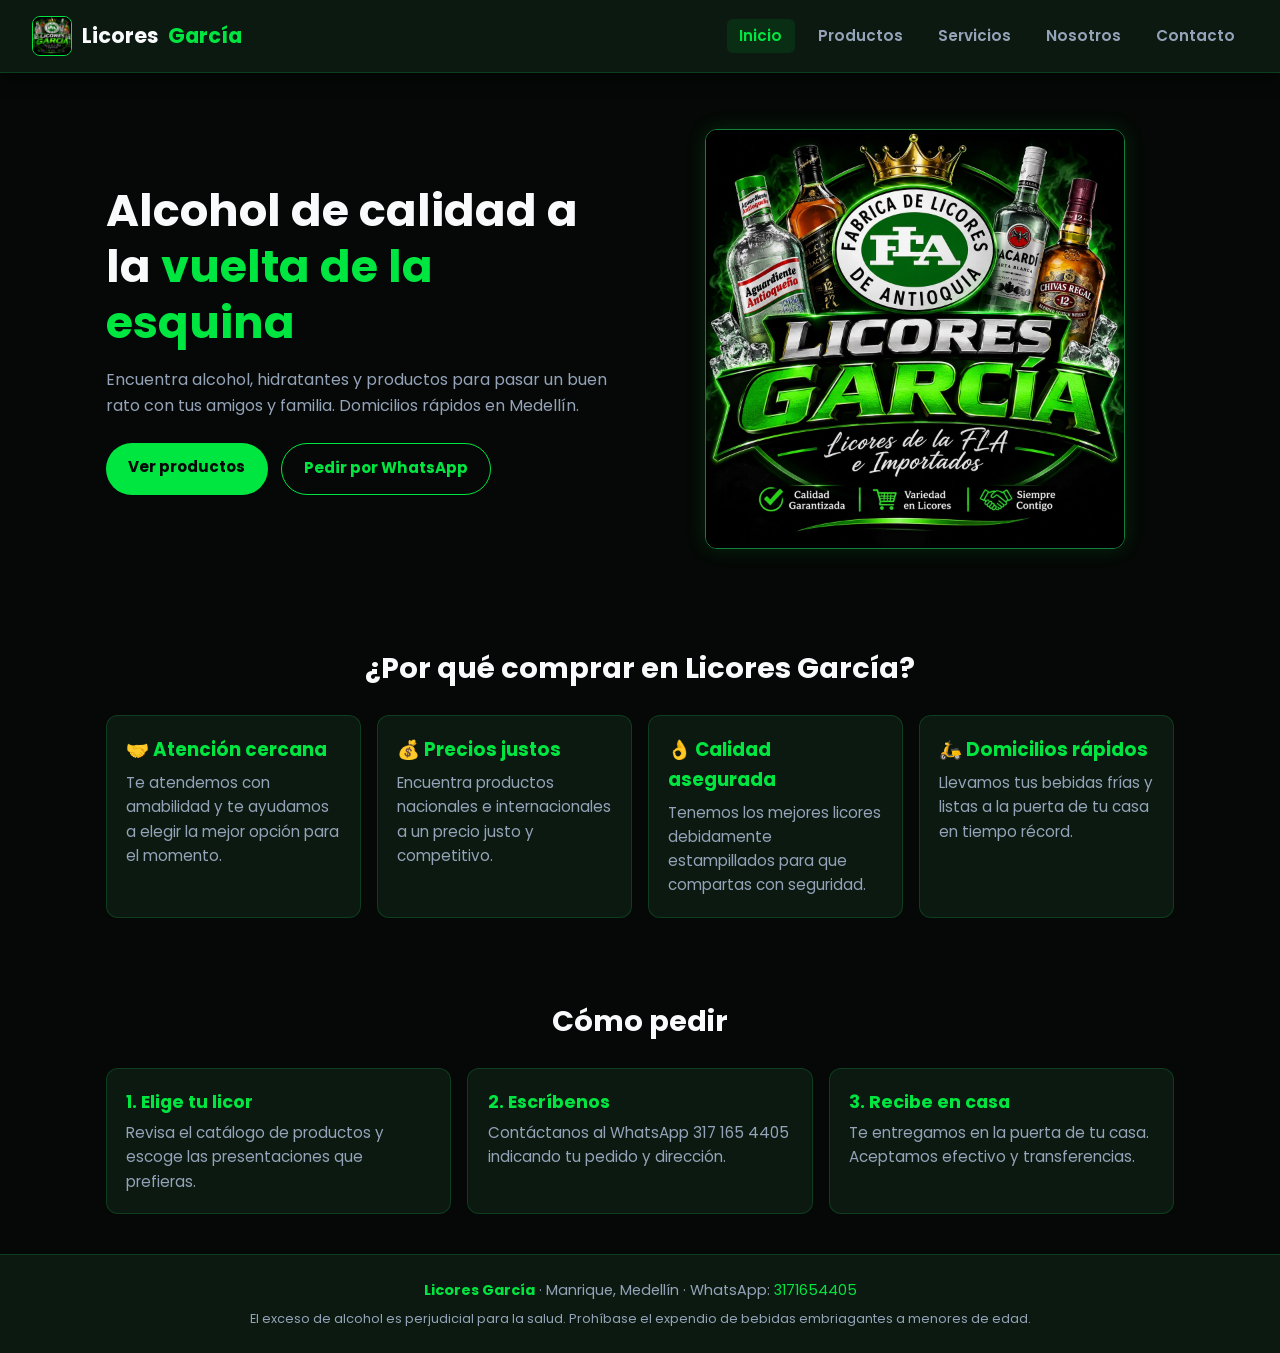
<file: index.html>
<!DOCTYPE html>
<html lang="es">
<head>
  <meta charset="UTF-8">
  <meta name="viewport" content="width=device-width, initial-scale=1.0">
  <title>Licores García - Inicio</title>
  <link rel="preconnect" href="https://fonts.googleapis.com">
  <link rel="preconnect" href="https://fonts.gstatic.com" crossorigin>
  <link href="https://fonts.googleapis.com/css2?family=Poppins:wght@400;600;700&display=swap" rel="stylesheet">
  <link rel="stylesheet" href="css/kit.css">
  <link rel="stylesheet" href="css/estilos.css">
  <link rel="icon" href="img/logo.jpeg">
</head>
<body>

  <header class="encabezado">
    <a href="index.html" class="logo">
      <img src="img/logo.jpeg" alt="Logo de Licores García">
      Licores <span>García</span>
    </a>
    <nav>
      <ul class="menu">
        <li><a href="index.html" class="activo">Inicio</a></li>
        <li><a href="productos.html">Productos</a></li>
        <li><a href="servicio.html">Servicios</a></li>
        <li><a href="nosotros.html">Nosotros</a></li>
        <li><a href="contacto.html">Contacto</a></li>
      </ul>
    </nav>
  </header>

  <main>
    <section class="hero contenedor" id="inicio">
      <div>
        <h1>Alcohol de calidad a la <span>vuelta de la esquina</span></h1>
        <p>Encuentra alcohol, hidratantes y productos para pasar un buen rato con tus amigos y familia. Domicilios rápidos en Medellín.</p>
        <div class="hero-acciones">
          <a href="productos.html" class="boton">Ver productos</a>
          <a href="https://wa.me/3171654405" target="_blank" class="boton boton-secundario">Pedir por WhatsApp</a>
        </div>
      </div>
      <div class="hero-imagen">
        <img src="img/logo.jpeg" alt="Licores García en Medellín">
      </div>
    </section>

    <section class="seccion contenedor" id="beneficios">
      <h2>¿Por qué comprar en Licores García?</h2>
      <div class="beneficios">
        <article class="beneficio">
          <h3>🤝 Atención cercana</h3>
          <p>Te atendemos con amabilidad y te ayudamos a elegir la mejor opción para el momento.</p>
        </article>

        <article class="beneficio">
          <h3>💰 Precios justos</h3>
          <p>Encuentra productos nacionales e internacionales a un precio justo y competitivo.</p>
        </article>

        <article class="beneficio">
          <h3>👌 Calidad asegurada</h3>
          <p>Tenemos los mejores licores debidamente estampillados para que compartas con seguridad.</p>
        </article>

        <article class="beneficio">
          <h3>🛵 Domicilios rápidos</h3>
          <p>Llevamos tus bebidas frías y listas a la puerta de tu casa en tiempo récord.</p>
        </article>
      </div>
    </section>

    <section class="seccion contenedor" id="como-pedir">
      <h2>Cómo pedir</h2>
      <div class="pasos">
        <article class="paso">
          <h3>1. Elige tu licor</h3>
          <p>Revisa el catálogo de productos y escoge las presentaciones que prefieras.</p>
        </article>

        <article class="paso">
          <h3>2. Escríbenos</h3>
          <p>Contáctanos al WhatsApp 317 165 4405 indicando tu pedido y dirección.</p>
        </article>

        <article class="paso">
          <h3>3. Recibe en casa</h3>
          <p>Te entregamos en la puerta de tu casa. Aceptamos efectivo y transferencias.</p>
        </article>
      </div>
    </section>
  </main>
<footer class="pie">
    <div class="contenedor">
      <p><strong>Licores García</strong> · Manrique, Medellín · WhatsApp: <a href="https://wa.me/3171654405?" target="_blank">3171654405</a></p>
      <p>El exceso de alcohol es perjudicial para la salud. Prohíbase el expendio de bebidas embriagantes a menores de edad.</p>
    </div>
  </footer>
</body>
</html>
</file>
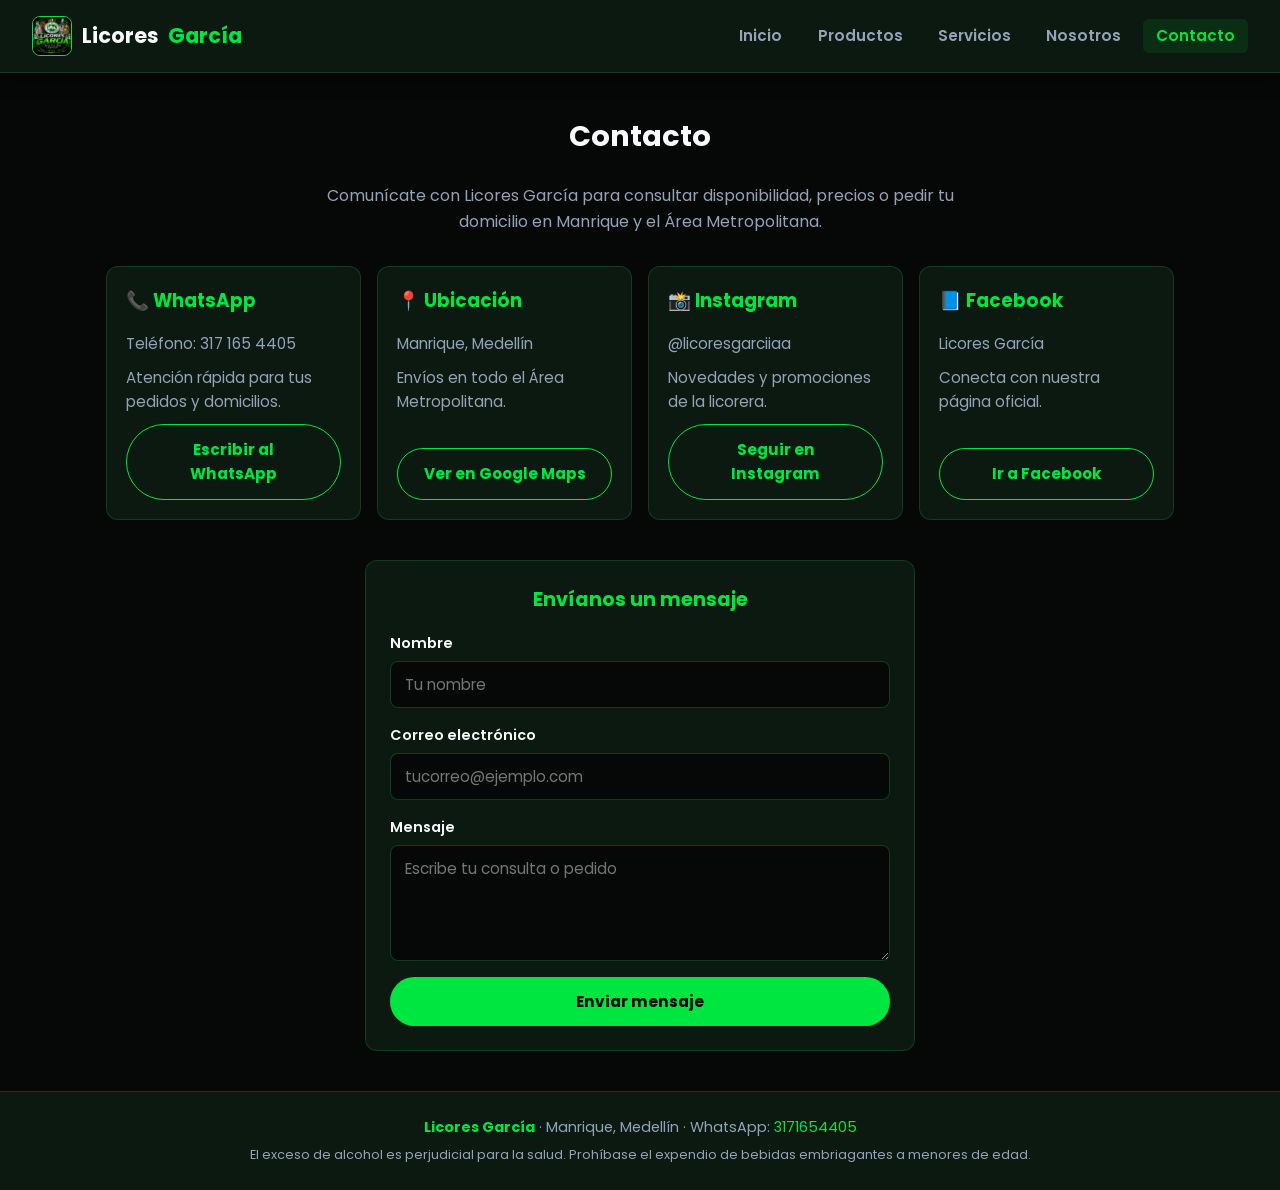
<file: contacto.html>
<!DOCTYPE html>
<html lang="es">
<head>
  <meta charset="UTF-8">
  <meta name="viewport" content="width=device-width, initial-scale=1.0">
  <title>Licores García - Contacto</title>
  <link rel="preconnect" href="https://fonts.googleapis.com">
  <link rel="preconnect" href="https://fonts.gstatic.com" crossorigin>
  <link href="https://fonts.googleapis.com/css2?family=Poppins:wght@400;600;700&display=swap" rel="stylesheet">
  <link rel="stylesheet" href="css/kit.css">
  <link rel="stylesheet" href="css/estilos.css">
  <link rel="icon" href="img/logo.jpeg">
</head>
<body>

  <header class="encabezado">
    <a href="index.html" class="logo">
      <img src="img/logo.jpeg" alt="Logo de Licores García">
      Licores <span>García</span>
    </a>
    <nav>
      <ul class="menu">
        <li><a href="index.html">Inicio</a></li>
        <li><a href="productos.html">Productos</a></li>
        <li><a href="servicio.html">Servicios</a></li>
        <li><a href="nosotros.html">Nosotros</a></li>
        <li><a href="contacto.html" class="activo">Contacto</a></li>
      </ul>
    </nav>
  </header>

  <main class="contenedor seccion">
    <h2>Contacto</h2>
    <p class="contacto-subtitulo">Comunícate con Licores García para consultar disponibilidad, precios o pedir tu domicilio en Manrique y el Área Metropolitana.</p>

    <div class="beneficios">
      <article class="beneficio contacto-card">
        <h3>📞 WhatsApp</h3>
        <p>Teléfono: 317 165 4405</p>
        <p>Atención rápida para tus pedidos y domicilios.</p>
        <a href="https://wa.me/3171654405" target="_blank" rel="noopener noreferrer" class="boton boton-secundario">Escribir al WhatsApp</a>
      </article>

      <article class="beneficio contacto-card">
        <h3>📍 Ubicación</h3>
        <p>Manrique, Medellín</p>
        <p>Envíos en todo el Área Metropolitana.</p>
        <a href="https://maps.app.goo.gl/69A1ChpJ5Xevk9zt5" target="_blank" rel="noopener noreferrer" class="boton boton-secundario">Ver en Google Maps</a>

      </article>

      <article class="beneficio contacto-card">
        <h3>📸 Instagram</h3>
        <p>@licoresgarciiaa</p>
        <p>Novedades y promociones de la licorera.</p>
        <a href="https://www.instagram.com/licoresgarciiaa?bqrl=MWEydW8wN2txMXR3OA==" target="_blank" rel="noopener noreferrer" class="boton boton-secundario">Seguir en Instagram</a>
      </article>

      <article class="beneficio contacto-card">
        <h3>📘 Facebook</h3>
        <p>Licores García</p>
        <p>Conecta con nuestra página oficial.</p>
        <a href="https://www.facebook.com/share/18jExDUb8R/?mibextid=wwXIfr" target="_blank" rel="noopener noreferrer" class="boton boton-secundario">Ir a Facebook</a>
      </article>
    </div>
      <form class="contacto-form" action="https://wa.me/3171654405" method="get" target="_blank">
      <h3>Envíanos un mensaje</h3>
      <div class="contacto-campo">
        <label for="nombre">Nombre</label>
        <input type="text" id="nombre" placeholder="Tu nombre" required>
      </div>
      <div class="contacto-campo">
        <label for="correo">Correo electrónico</label>
        <input type="email" id="correo" placeholder="tucorreo@ejemplo.com" required>
      </div>
      <div class="contacto-campo">
        <label for="mensaje">Mensaje</label>
        <textarea id="mensaje" name="text" rows="4" placeholder="Escribe tu consulta o pedido" required></textarea>
      </div>
      <button type="submit" class="boton">Enviar mensaje</button>
    </form>
  </main>

  <footer class="pie">
    <div class="contenedor">
      <p><strong>Licores García</strong> · Manrique, Medellín · WhatsApp: <a href="https://wa.me/3171654405?" target="_blank">3171654405</a></p>
      <p>El exceso de alcohol es perjudicial para la salud. Prohíbase el expendio de bebidas embriagantes a menores de edad.</p>
    </div>
  </footer>


</body>
</html>
</file>
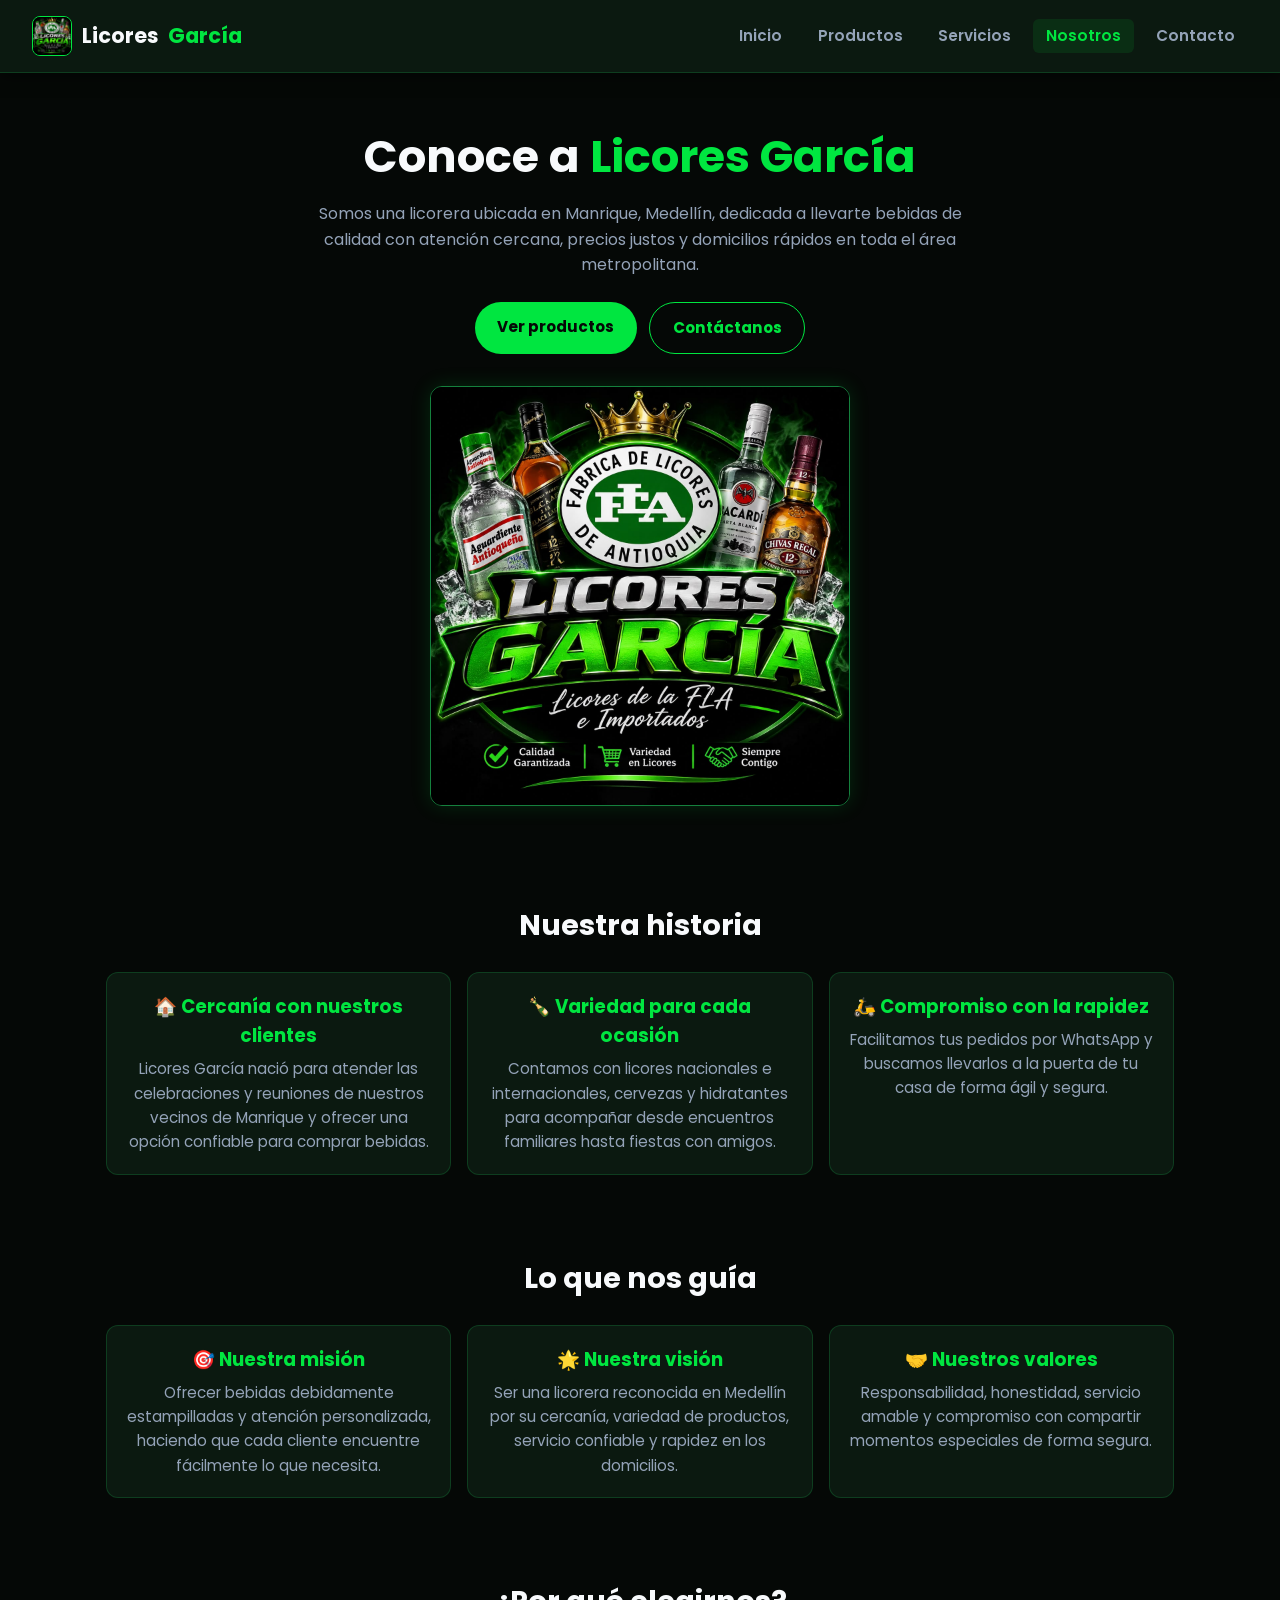
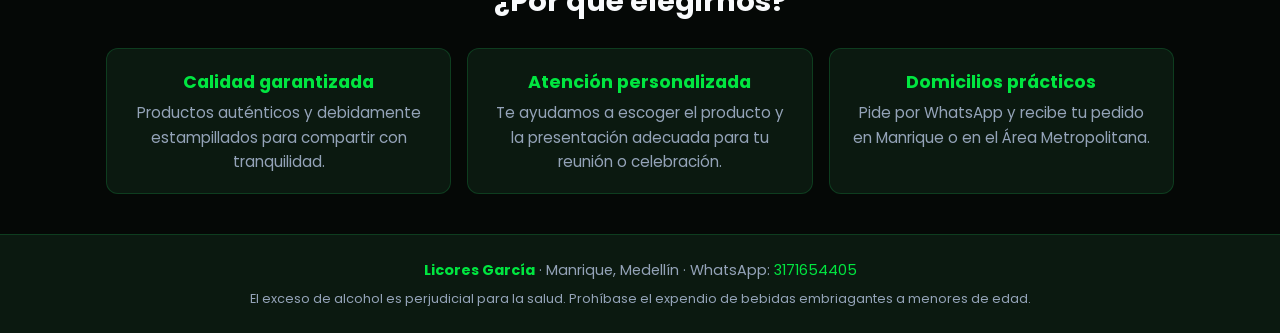
<file: nosotros.html>
<!DOCTYPE html>
<html lang="es">
<head>
  <meta charset="UTF-8">
  <meta name="viewport" content="width=device-width, initial-scale=1.0">
  <title>Licores García - Nosotros</title>
  <link rel="preconnect" href="https://fonts.googleapis.com">
  <link rel="preconnect" href="https://fonts.gstatic.com" crossorigin>
  <link href="https://fonts.googleapis.com/css2?family=Poppins:wght@400;600;700&display=swap" rel="stylesheet">
  <link rel="stylesheet" href="css/kit.css">
  <link rel="stylesheet" href="css/estilos.css">
  <link rel="icon" href="img/logo.jpeg">
</head>
<body>
  <header class="encabezado">
    <a href="index.html" class="logo">
      <img src="img/logo.jpeg" alt="Logo de Licores García">
      Licores <span>García</span>
    </a>
    <nav>
      <ul class="menu">
        <li><a href="index.html">Inicio</a></li>
        <li><a href="productos.html">Productos</a></li>
        <li><a href="servicio.html">Servicios</a></li>
        <li><a href="nosotros.html" class="activo">Nosotros</a></li>
        <li><a href="contacto.html">Contacto</a></li>
      </ul>
    </nav>
  </header>

  <main>
    <section class="hero contenedor" id="nosotros">
      <div>
        <h1>Conoce a <span>Licores García</span></h1>
        <p>Somos una licorera ubicada en Manrique, Medellín, dedicada a llevarte bebidas de calidad con atención cercana, precios justos y domicilios rápidos en toda el área metropolitana.</p>
        <div class="hero-acciones">
          <a href="productos.html" class="boton">Ver productos</a>
          <a href="contacto.html" class="boton boton-secundario">Contáctanos</a>
        </div>
      </div>
      <div class="hero-imagen">
        <img src="img/logo.jpeg" alt="Logo de Licores García">
      </div>
    </section>

    <section class="seccion contenedor" id="historia">
      <h2>Nuestra historia</h2>
      <div class="beneficios">
        <article class="beneficio">
          <h3>🏠 Cercanía con nuestros clientes</h3>
          <p>Licores García nació para atender las celebraciones y reuniones de nuestros vecinos de Manrique y ofrecer una opción confiable para comprar bebidas.</p>
        </article>

        <article class="beneficio">
          <h3>🍾 Variedad para cada ocasión</h3>
          <p>Contamos con licores nacionales e internacionales, cervezas y hidratantes para acompañar desde encuentros familiares hasta fiestas con amigos.</p>
        </article>

        <article class="beneficio">
          <h3>🛵 Compromiso con la rapidez</h3>
          <p>Facilitamos tus pedidos por WhatsApp y buscamos llevarlos a la puerta de tu casa de forma ágil y segura.</p>
        </article>
      </div>
    </section>

    <section class="seccion contenedor" id="mision-vision">
      <h2>Lo que nos guía</h2>
      <div class="beneficios">
        <article class="beneficio">
          <h3>🎯 Nuestra misión</h3>
          <p>Ofrecer bebidas debidamente estampilladas y atención personalizada, haciendo que cada cliente encuentre fácilmente lo que necesita.</p>
        </article>

        <article class="beneficio">
          <h3>🌟 Nuestra visión</h3>
          <p>Ser una licorera reconocida en Medellín por su cercanía, variedad de productos, servicio confiable y rapidez en los domicilios.</p>
        </article>

        <article class="beneficio">
          <h3>🤝 Nuestros valores</h3>
          <p>Responsabilidad, honestidad, servicio amable y compromiso con compartir momentos especiales de forma segura.</p>
        </article>
      </div>
    </section>

    <section class="seccion contenedor" id="por-que-nosotros">
      <h2>¿Por qué elegirnos?</h2>
      <div class="pasos">
        <article class="paso">
          <h3>Calidad garantizada</h3>
          <p>Productos auténticos y debidamente estampillados para compartir con tranquilidad.</p>
        </article>

        <article class="paso">
          <h3>Atención personalizada</h3>
          <p>Te ayudamos a escoger el producto y la presentación adecuada para tu reunión o celebración.</p>
        </article>

        <article class="paso">
          <h3>Domicilios prácticos</h3>
          <p>Pide por WhatsApp y recibe tu pedido en Manrique o en el Área Metropolitana.</p>
        </article>
      </div>
    </section>
  </main>
  <footer class="pie">
    <div class="contenedor">
      <p><strong>Licores García</strong> · Manrique, Medellín · WhatsApp: <a href="https://wa.me/3171654405?" target="_blank">3171654405</a></p>
      <p>El exceso de alcohol es perjudicial para la salud. Prohíbase el expendio de bebidas embriagantes a menores de edad.</p>
    </div>
  </footer>
</body>
</html>
</file>
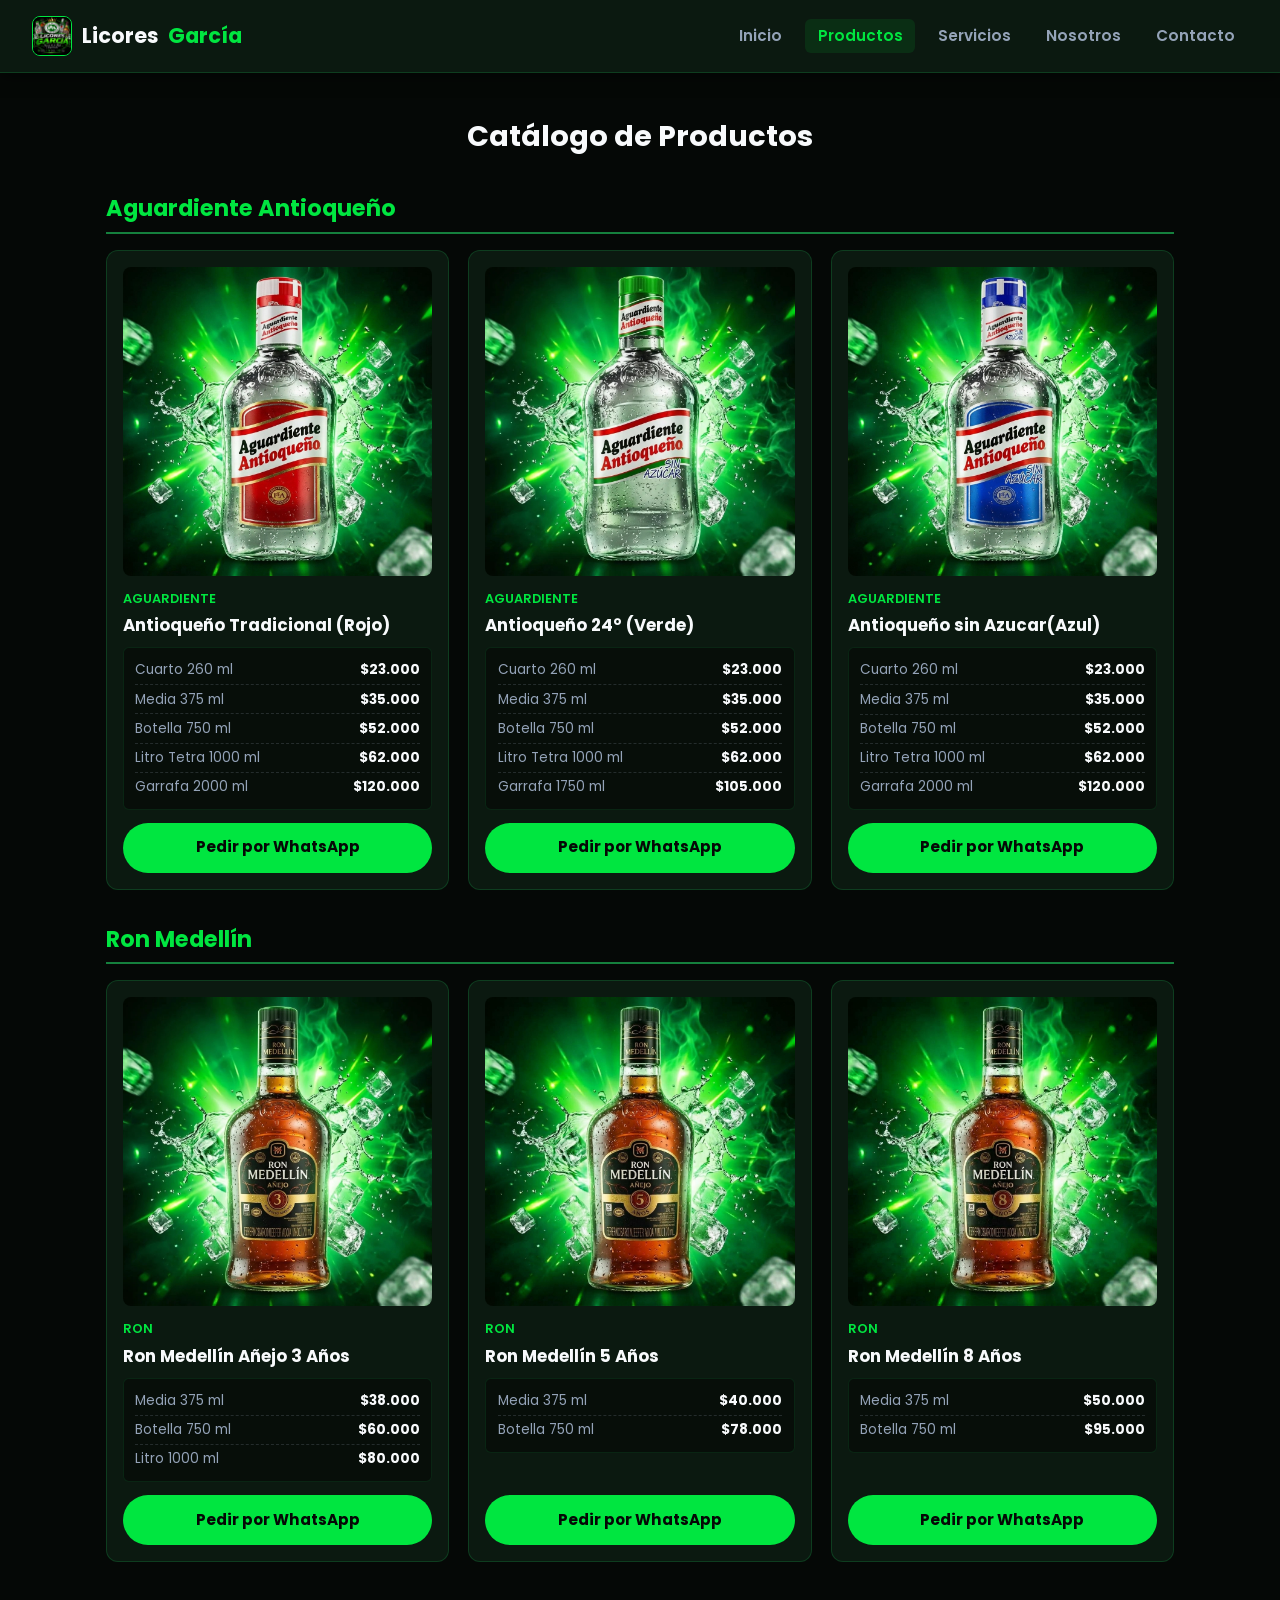
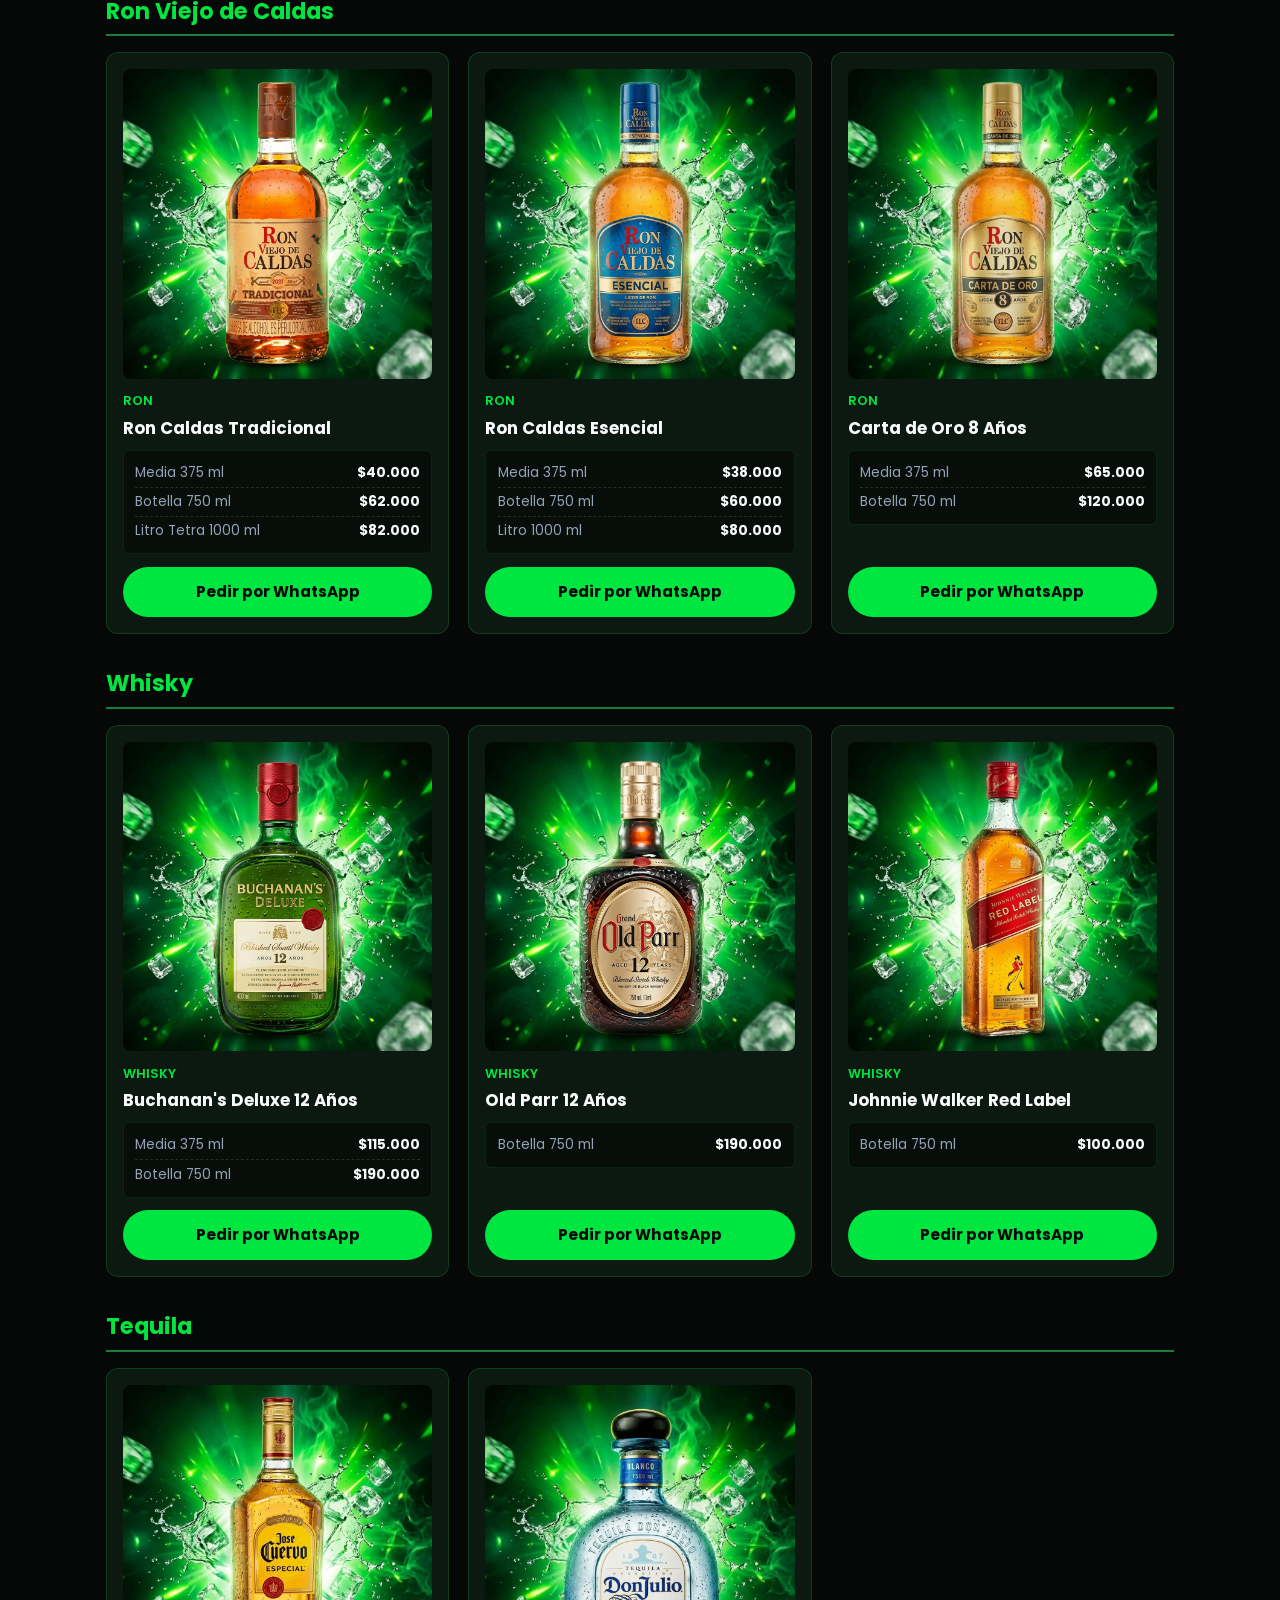
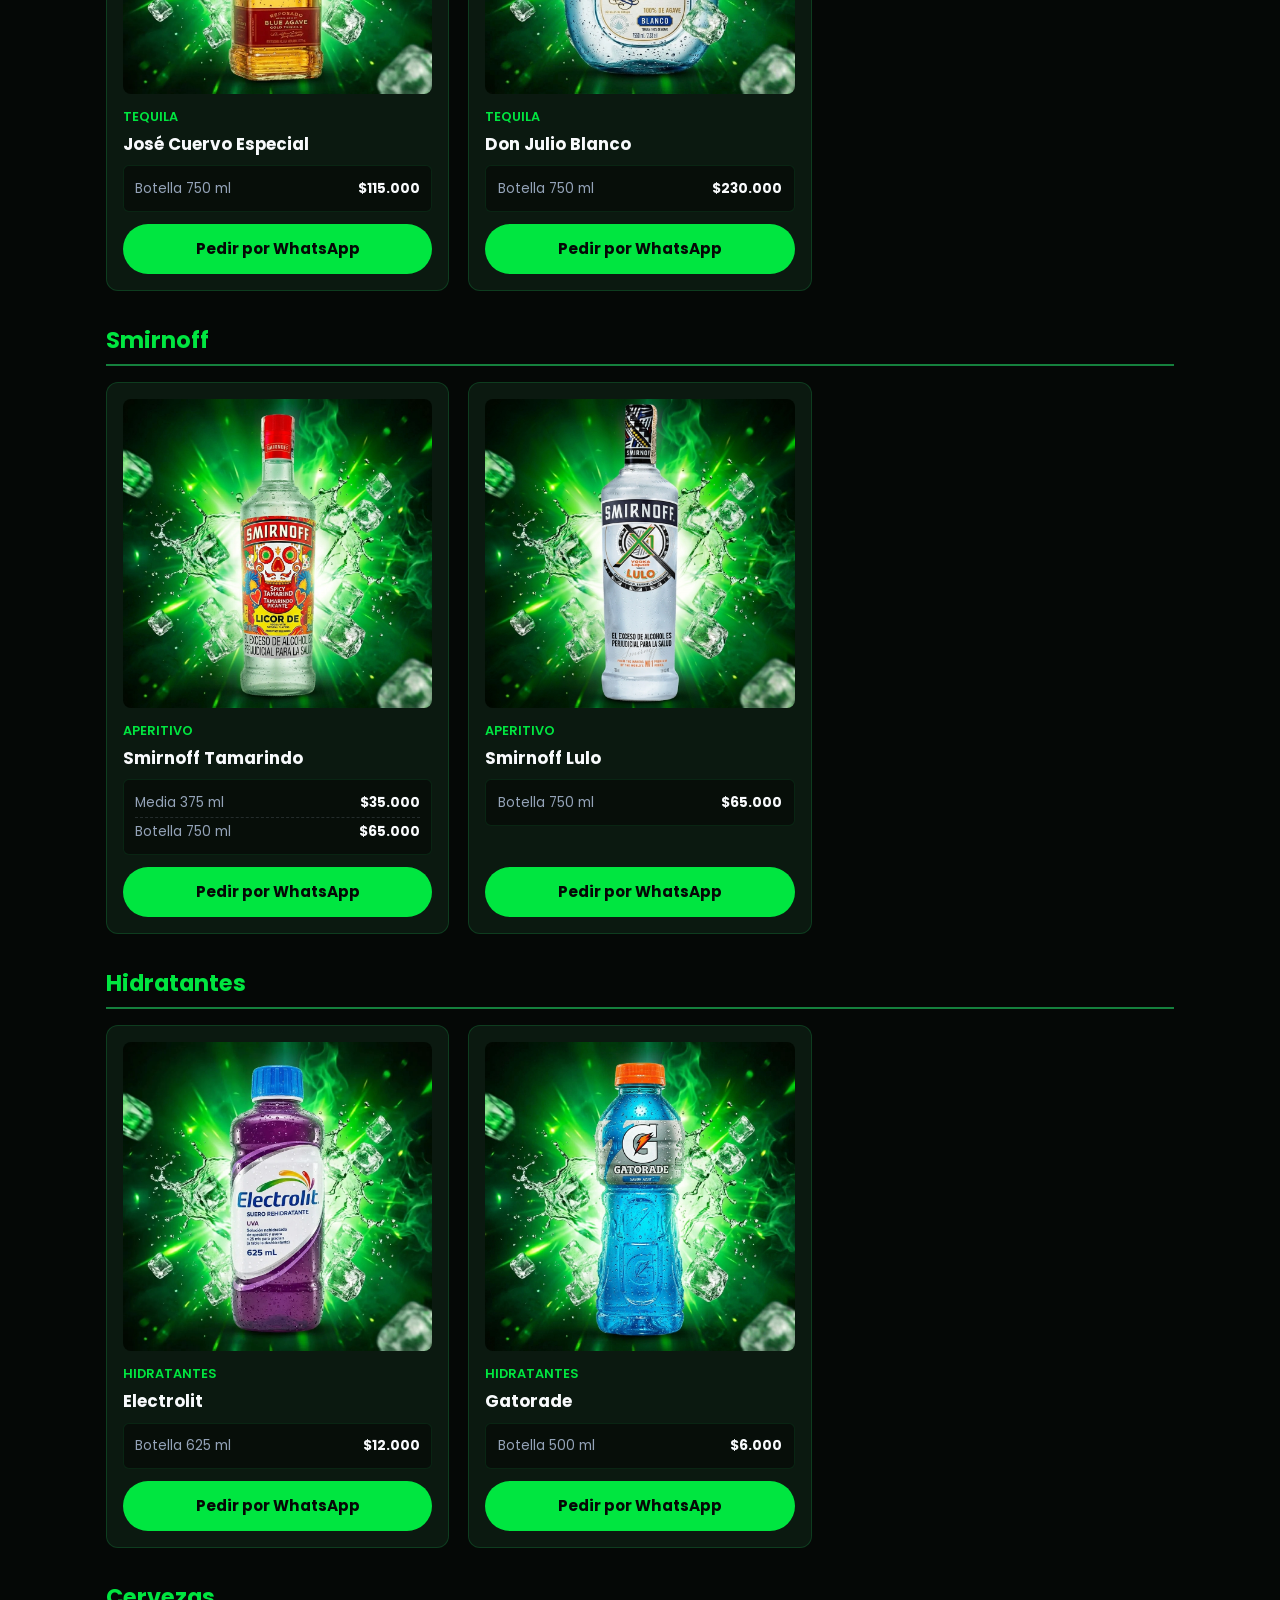
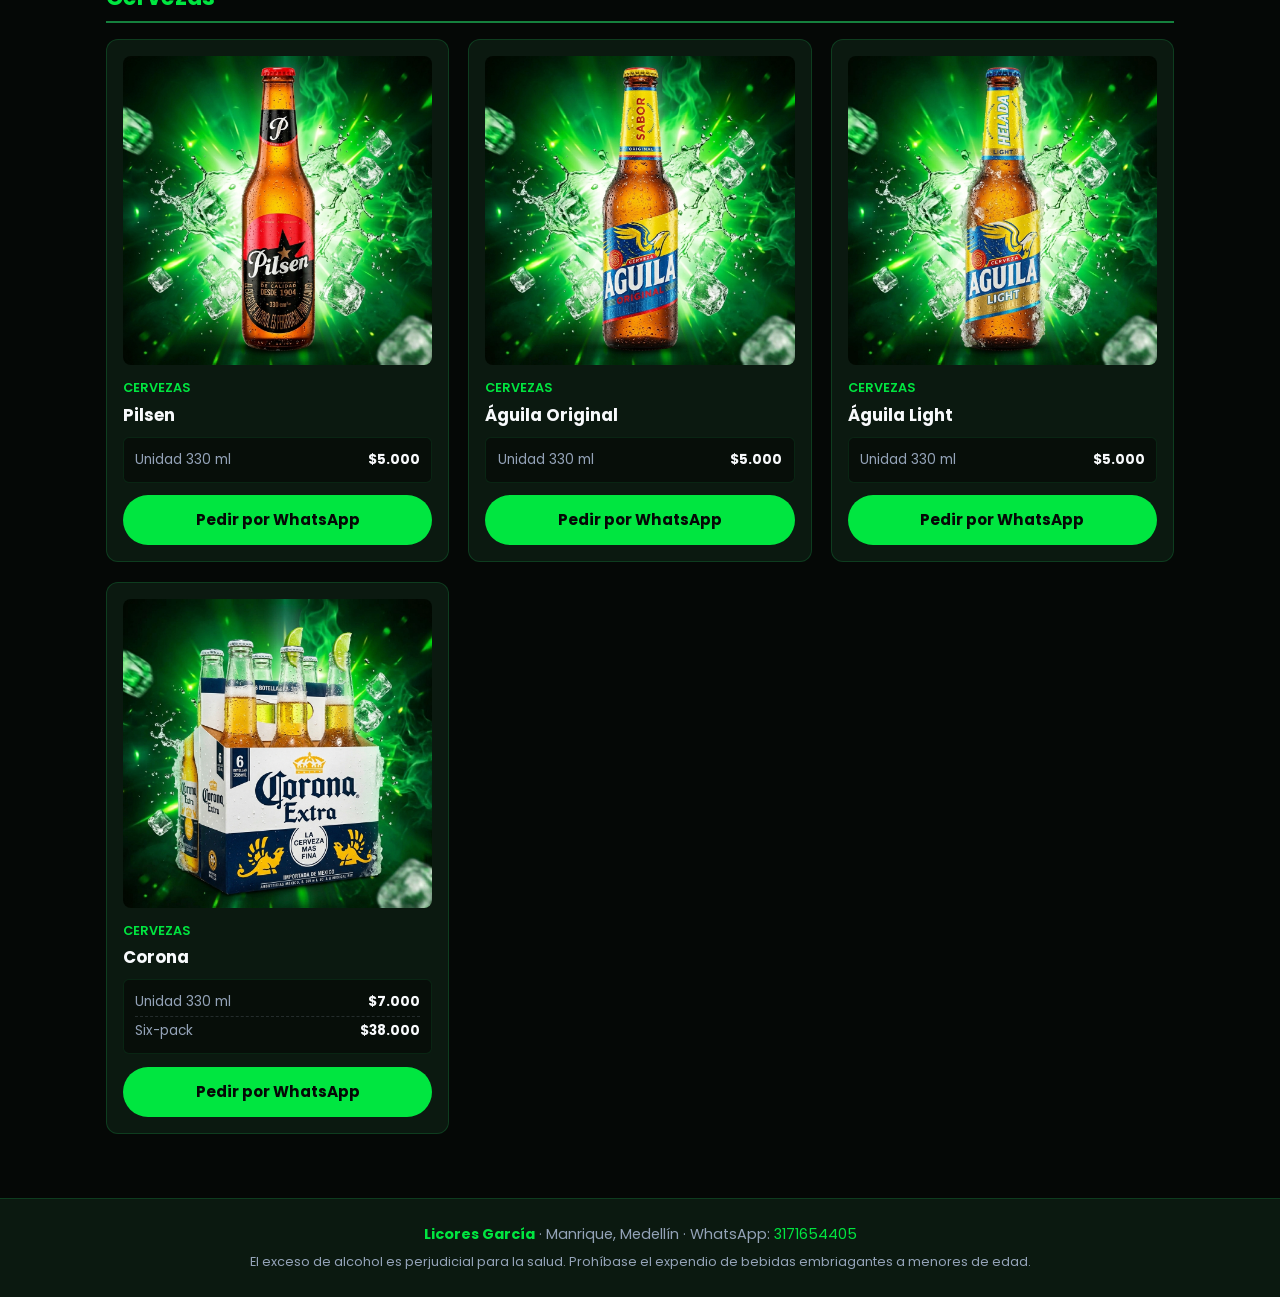
<file: productos.html>
<!DOCTYPE html>
<html lang="es">
<head>
  <meta charset="UTF-8">
  <meta name="viewport" content="width=device-width, initial-scale=1.0">
  <title>Licores García - Productos</title>
  <link rel="preconnect" href="https://fonts.googleapis.com">
  <link rel="preconnect" href="https://fonts.gstatic.com" crossorigin>
  <link href="https://fonts.googleapis.com/css2?family=Poppins:wght@400;600;700&display=swap" rel="stylesheet">
  <link rel="stylesheet" href="css/kit.css">
  <link rel="stylesheet" href="css/estilos.css">
  <link rel="icon" href="img/logo.jpeg">
</head>
<body>

  <header class="encabezado">
    <a href="index.html" class="logo">
      <img src="img/logo.jpeg" alt="Logo de Licores García">
      Licores <span>García</span>
    </a>
    <nav>
      <ul class="menu">
        <li><a href="index.html">Inicio</a></li>
        <li><a href="productos.html" class="activo">Productos</a></li>
        <li><a href="servicio.html">Servicios</a></li>
        <li><a href="nosotros.html">Nosotros</a></li>
        <li><a href="contacto.html">Contacto</a></li>
      </ul>
    </nav>
  </header>

  <main class="contenedor seccion">
    <h2>Catálogo de Productos</h2>

    <h3 class="vitrina-titulo" id="aguardiente">Aguardiente Antioqueño</h3>
    <div class="vitrina">
      <article class="producto">
        <div class="producto-img-caja">
          <img src="img/aguardienteRojo.jpeg" alt="Aguardiente Antioqueño Tradicional">
        </div>
        <p class="categoria">Aguardiente</p>
        <h3>Antioqueño Tradicional (Rojo)</h3>
        <div class="precio">
          <p><span>Cuarto 260 ml</span> <strong>$23.000</strong></p>
          <p><span>Media 375 ml</span> <strong>$35.000</strong></p>
          <p><span>Botella 750 ml</span> <strong>$52.000</strong></p>
          <p><span>Litro Tetra 1000 ml</span> <strong>$62.000</strong></p>
          <p><span>Garrafa 2000 ml</span> <strong>$120.000</strong></p>
        </div>
        <a href="https://wa.me/3171654405?text=Hola,%20deseo%20pedir%20Aguardiente%20Antioque%C3%B1o%20Rojo" target="_blank" class="boton">Pedir por WhatsApp</a>
      </article>

      <article class="producto">
        <div class="producto-img-caja">
          <img src="img/aguardienteVerde.jpeg" alt="Aguardiente Antioqueño Sin Azúcar">
        </div>
        <p class="categoria">Aguardiente</p>
        <h3>Antioqueño 24° (Verde)</h3> 
        <div class="precio">
          <p><span>Cuarto 260 ml</span> <strong>$23.000</strong></p>
          <p><span>Media 375 ml</span> <strong>$35.000</strong></p>
          <p><span>Botella 750 ml</span> <strong>$52.000</strong></p>
          <p><span>Litro Tetra 1000 ml</span> <strong>$62.000</strong></p>
          <p><span>Garrafa 1750 ml</span> <strong>$105.000</strong></p>
        </div>
        <a href="https://wa.me/3171654405?text=Hola,%20deseo%20pedir%20Aguardiente%20Antioque%C3%B1o%20Verde" target="_blank" class="boton">Pedir por WhatsApp</a>
      </article>

      <article class="producto">
        <div class="producto-img-caja">
          <img src="img/aguardienteAzul.jpeg" alt="Aguardiente Antioqueño 24 Grados">
        </div>
        <p class="categoria">Aguardiente</p>
        <h3>Antioqueño sin Azucar(Azul)</h3>
        <div class="precio">
          <p><span>Cuarto 260 ml</span> <strong>$23.000</strong></p>
          <p><span>Media 375 ml</span> <strong>$35.000</strong></p>
          <p><span>Botella 750 ml</span> <strong>$52.000</strong></p>
          <p><span>Litro Tetra 1000 ml</span> <strong>$62.000</strong></p>
          <p><span>Garrafa 2000 ml</span> <strong>$120.000</strong></p>
        </div>
        <a href="https://wa.me/3171654405?text=Hola,%20deseo%20pedir%20Aguardiente%20Antioque%C3%B1o%20Azul" target="_blank" class="boton">Pedir por WhatsApp</a>
      </article>
    </div>

    <h3 class="vitrina-titulo" id="ron-medellin">Ron Medellín</h3>
    <div class="vitrina">
      <article class="producto">
        <div class="producto-img-caja">
          <img src="img/ronmedellin.jpeg" alt="Ron Medellín Añejo 3 años">
        </div>
        <p class="categoria">Ron</p>
        <h3>Ron Medellín Añejo 3 Años</h3>
        <div class="precio">
          <p><span>Media 375 ml</span> <strong>$38.000</strong></p>
          <p><span>Botella 750 ml</span> <strong>$60.000</strong></p>
          <p><span>Litro 1000 ml</span> <strong>$80.000</strong></p>
        </div>
        <a href="https://wa.me/3171654405?text=Hola,%20deseo%20pedir%20Ron%20Medellin%203%20A%C3%B1os" target="_blank" class="boton">Pedir por WhatsApp</a>
      </article>

      <article class="producto">
        <div class="producto-img-caja">
          <img src="img/ronmedellin5anios.jpeg" alt="Ron Medellín 5 años">
        </div>
        <p class="categoria">Ron</p>
        <h3>Ron Medellín 5 Años</h3>
        <div class="precio">
          <p><span>Media 375 ml</span> <strong>$40.000</strong></p>
          <p><span>Botella 750 ml</span> <strong>$78.000</strong></p>
        </div>
        <a href="https://wa.me/3171654405?text=Hola,%20deseo%20pedir%20Ron%20Medellin%205%20A%C3%B1os" target="_blank" class="boton">Pedir por WhatsApp</a>
      </article>

      <article class="producto">
        <div class="producto-img-caja">
          <img src="img/ronmedellin8anios.jpeg" alt="Ron Medellín 8 años">
        </div>
        <p class="categoria">Ron</p>
        <h3>Ron Medellín 8 Años</h3>
        <div class="precio">
          <p><span>Media 375 ml</span> <strong>$50.000</strong></p>
          <p><span>Botella 750 ml</span> <strong>$95.000</strong></p>
        </div>
        <a href="https://wa.me/3171654405?text=Hola,%20deseo%20pedir%20Ron%20Medellin%208%20A%C3%B1os" target="_blank" class="boton">Pedir por WhatsApp</a>
      </article>
    </div>

    <h3 class="vitrina-titulo" id="ron-caldas">Ron Viejo de Caldas</h3>
    <div class="vitrina">
      <article class="producto">
        <div class="producto-img-caja">
          <img src="img/roncaldas.jpeg" alt="Ron Viejo de Caldas Tradicional">
        </div>
        <p class="categoria">Ron</p>
        <h3>Ron Caldas Tradicional</h3>
        <div class="precio">
          <p><span>Media 375 ml</span> <strong>$40.000</strong></p>
          <p><span>Botella 750 ml</span> <strong>$62.000</strong></p>
          <p><span>Litro Tetra 1000 ml</span> <strong>$82.000</strong></p>
        </div>
        <a href="https://wa.me/3171654405?text=Hola,%20deseo%20pedir%20Ron%20Caldas%20Tradicional" target="_blank" class="boton">Pedir por WhatsApp</a>
      </article>

      <article class="producto">
        <div class="producto-img-caja">
          <img src="img/roncaldasEsencial.jpeg" alt="Ron Viejo de Caldas Esencial">
        </div>
        <p class="categoria">Ron</p>
        <h3>Ron Caldas Esencial</h3>
        <div class="precio">
          <p><span>Media 375 ml</span> <strong>$38.000</strong></p>
          <p><span>Botella 750 ml</span> <strong>$60.000</strong></p>
          <p><span>Litro 1000 ml</span> <strong>$80.000</strong></p>
        </div>
        <a href="https://wa.me/3171654405?text=Hola,%20deseo%20pedir%20Ron%20Caldas%20Esencial" target="_blank" class="boton">Pedir por WhatsApp</a>
      </article>

      <article class="producto">
        <div class="producto-img-caja">
          <img src="img/roncaldasCartaOro.jpeg" alt="Carta de Oro 8 años">
        </div>
        <p class="categoria">Ron</p>
        <h3>Carta de Oro 8 Años</h3>
        <div class="precio">
          <p><span>Media 375 ml</span> <strong>$65.000</strong></p>
          <p><span>Botella 750 ml</span> <strong>$120.000</strong></p>
        </div>
        <a href="https://wa.me/3171654405?text=Hola,%20deseo%20pedir%20Carta%20de%20Oro" target="_blank" class="boton">Pedir por WhatsApp</a>
      </article>
    </div>

    <h3 class="vitrina-titulo" id="whisky">Whisky</h3>
    <div class="vitrina">
      <article class="producto">
        <div class="producto-img-caja">
          <img src="img/buchanans.jpeg" alt="Buchanans Deluxe 12 años">
        </div>
        <p class="categoria">Whisky</p>
        <h3>Buchanan's Deluxe 12 Años</h3>
        <div class="precio">
          <p><span>Media 375 ml</span> <strong>$115.000</strong></p>
          <p><span>Botella 750 ml</span> <strong>$190.000</strong></p>
        </div>
        <a href="https://wa.me/3171654405?text=Hola,%20deseo%20pedir%20Buchanans%2012" target="_blank" class="boton">Pedir por WhatsApp</a>
      </article>

      <article class="producto">
        <div class="producto-img-caja">
          <img src="img/oldparr.jpeg" alt="Old Parr 12 años">
        </div>
        <p class="categoria">Whisky</p>
        <h3>Old Parr 12 Años</h3>
        <div class="precio">
          <p><span>Botella 750 ml</span> <strong>$190.000</strong></p>
        </div>
        <a href="https://wa.me/3171654405?text=Hola,%20deseo%20pedir%20Old%20Parr%2012" target="_blank" class="boton">Pedir por WhatsApp</a>
      </article>

      <article class="producto">
        <div class="producto-img-caja">
          <img src="img/redlabel.jpeg" alt="Johnnie Walker Red Label">
        </div>
        <p class="categoria">Whisky</p>
        <h3>Johnnie Walker Red Label</h3>
        <div class="precio">
          <p><span>Botella 750 ml</span> <strong>$100.000</strong></p>
        </div>
        <a href="https://wa.me/3171654405?text=Hola,%20deseo%20pedir%20Johnnie%20Walker%20Red" target="_blank" class="boton">Pedir por WhatsApp</a>
      </article>
    </div>

    <h3 class="vitrina-titulo" id="tequila">Tequila</h3>
    <div class="vitrina">
      <article class="producto">
        <div class="producto-img-caja">
          <img src="img/josecuervo.jpeg" alt="José Cuervo Especial">
        </div>
        <p class="categoria">Tequila</p>
        <h3>José Cuervo Especial</h3>
        <div class="precio">
          <p><span>Botella 750 ml</span> <strong>$115.000</strong></p>
        </div>
        <a href="https://wa.me/3171654405?text=Hola,%20deseo%20pedir%20Jose%20Cuervo" target="_blank" class="boton">Pedir por WhatsApp</a>
      </article>

      <article class="producto">
        <div class="producto-img-caja">
          <img src="img/donJulio.jpeg" alt="Don Julio Blanco">
        </div>
        <p class="categoria">Tequila</p>
        <h3>Don Julio Blanco</h3>
        <div class="precio">
          <p><span>Botella 750 ml</span> <strong>$230.000</strong></p>
        </div>
        <a href="https://wa.me/3171654405?text=Hola,%20deseo%20pedir%20Don%20Julio%20Blanco" target="_blank" class="boton">Pedir por WhatsApp</a>
      </article>
    </div>

    <h3 class="vitrina-titulo" id="smirnoff">Smirnoff</h3>
    <div class="vitrina">
      <article class="producto">
        <div class="producto-img-caja">
          <img src="img/smirnoffTamarindo.jpeg" alt="Smirnoff Tamarindo">
        </div>
        <p class="categoria">Aperitivo</p>
        <h3>Smirnoff Tamarindo</h3>
        <div class="precio">
          <p><span>Media 375 ml</span> <strong>$35.000</strong></p>
          <p><span>Botella 750 ml</span> <strong>$65.000</strong></p>
        </div>
        <a href="https://wa.me/3171654405?text=Hola,%20deseo%20pedir%20Smirnoff%20Tamarindo" target="_blank" class="boton">Pedir por WhatsApp</a>
      </article>

      <article class="producto">
        <div class="producto-img-caja">
          <img src="img/smirnoffLulo.jpeg" alt="Smirnoff Lulo">
        </div>
        <p class="categoria">Aperitivo</p>
        <h3>Smirnoff Lulo</h3>
        <div class="precio">
          <p><span>Botella 750 ml</span> <strong>$65.000</strong></p>
        </div>
        <a href="https://wa.me/3171654405?text=Hola,%20deseo%20pedir%20Smirnoff%20Lulo" target="_blank" class="boton">Pedir por WhatsApp</a>
      </article>
    </div>

    <h3 class="vitrina-titulo" id="hidratantes">Hidratantes</h3>
    <div class="vitrina">
      <article class="producto">
        <div class="producto-img-caja">
          <img src="img/electrolit.jpeg" alt="Electrolit">
        </div>
        <p class="categoria">Hidratantes</p>
        <h3>Electrolit</h3>
        <div class="precio">
          <p><span>Botella 625 ml</span> <strong>$12.000</strong></p>
        </div>
        <a href="https://wa.me/3171654405?text=Hola,%20deseo%20pedir%20Electrolit" target="_blank" class="boton">Pedir por WhatsApp</a>
      </article>

      <article class="producto">
        <div class="producto-img-caja">
          <img src="img/gatorade.jpeg" alt="Gatorade">
        </div>
        <p class="categoria">Hidratantes</p>
        <h3>Gatorade</h3>
        <div class="precio">
          <p><span>Botella 500 ml</span> <strong>$6.000</strong></p>
        </div>
        <a href="https://wa.me/3171654405?text=Hola,%20deseo%20pedir%20Gatorade" target="_blank" class="boton">Pedir por WhatsApp</a>
      </article>
    </div>

    <h3 class="vitrina-titulo" id="cervezas">Cervezas</h3>
    <div class="vitrina">
      <article class="producto">
        <div class="producto-img-caja">
          <img src="img/pilsen.jpeg" alt="Pilsen">
        </div>
        <p class="categoria">Cervezas</p>
        <h3>Pilsen</h3>
        <div class="precio">
          <p><span>Unidad 330 ml</span> <strong>$5.000</strong></p>
        </div>
        <a href="https://wa.me/3171654405?text=Hola,%20deseo%20pedir%20Cerveza%20Pilsen" target="_blank" class="boton">Pedir por WhatsApp</a>
      </article>

      <article class="producto">
        <div class="producto-img-caja">
          <img src="img/aguila.jpeg" alt="Águila Original">
        </div>
        <p class="categoria">Cervezas</p>
        <h3>Águila Original</h3>
        <div class="precio">
          <p><span>Unidad 330 ml</span> <strong>$5.000</strong></p>
        </div>
        <a href="https://wa.me/3171654405?text=Hola,%20deseo%20pedir%20Aguila%20Original" target="_blank" class="boton">Pedir por WhatsApp</a>
      </article>

      <article class="producto">
        <div class="producto-img-caja">
          <img src="img/aguilalite.jpeg" alt="Águila Light">
        </div>
        <p class="categoria">Cervezas</p>
        <h3>Águila Light</h3>
        <div class="precio">
          <p><span>Unidad 330 ml</span> <strong>$5.000</strong></p>
        </div>
        <a href="https://wa.me/3171654405?text=Hola,%20deseo%20pedir%20Aguila%20Light" target="_blank" class="boton">Pedir por WhatsApp</a>
      </article>

      <article class="producto">
        <div class="producto-img-caja">
          <img src="img/corona.jpeg" alt="Corona Extra">
        </div>
        <p class="categoria">Cervezas</p>
        <h3>Corona</h3>
        <div class="precio">
          <p><span>Unidad 330 ml</span> <strong>$7.000</strong></p>
          <p><span>Six-pack</span> <strong>$38.000</strong></p>
        </div>
        <a href="https://wa.me/3171654405?text=Hola,%20deseo%20pedir%20Cerveza%20Corona" target="_blank" class="boton">Pedir por WhatsApp</a>
      </article>
    </div>
  </main>
<footer class="pie">
    <div class="contenedor">
      <p><strong>Licores García</strong> · Manrique, Medellín · WhatsApp: <a href="https://wa.me/3171654405?" target="_blank">3171654405</a></p>
      <p>El exceso de alcohol es perjudicial para la salud. Prohíbase el expendio de bebidas embriagantes a menores de edad.</p>
    </div>
  </footer>
</body>
</html>
</file>
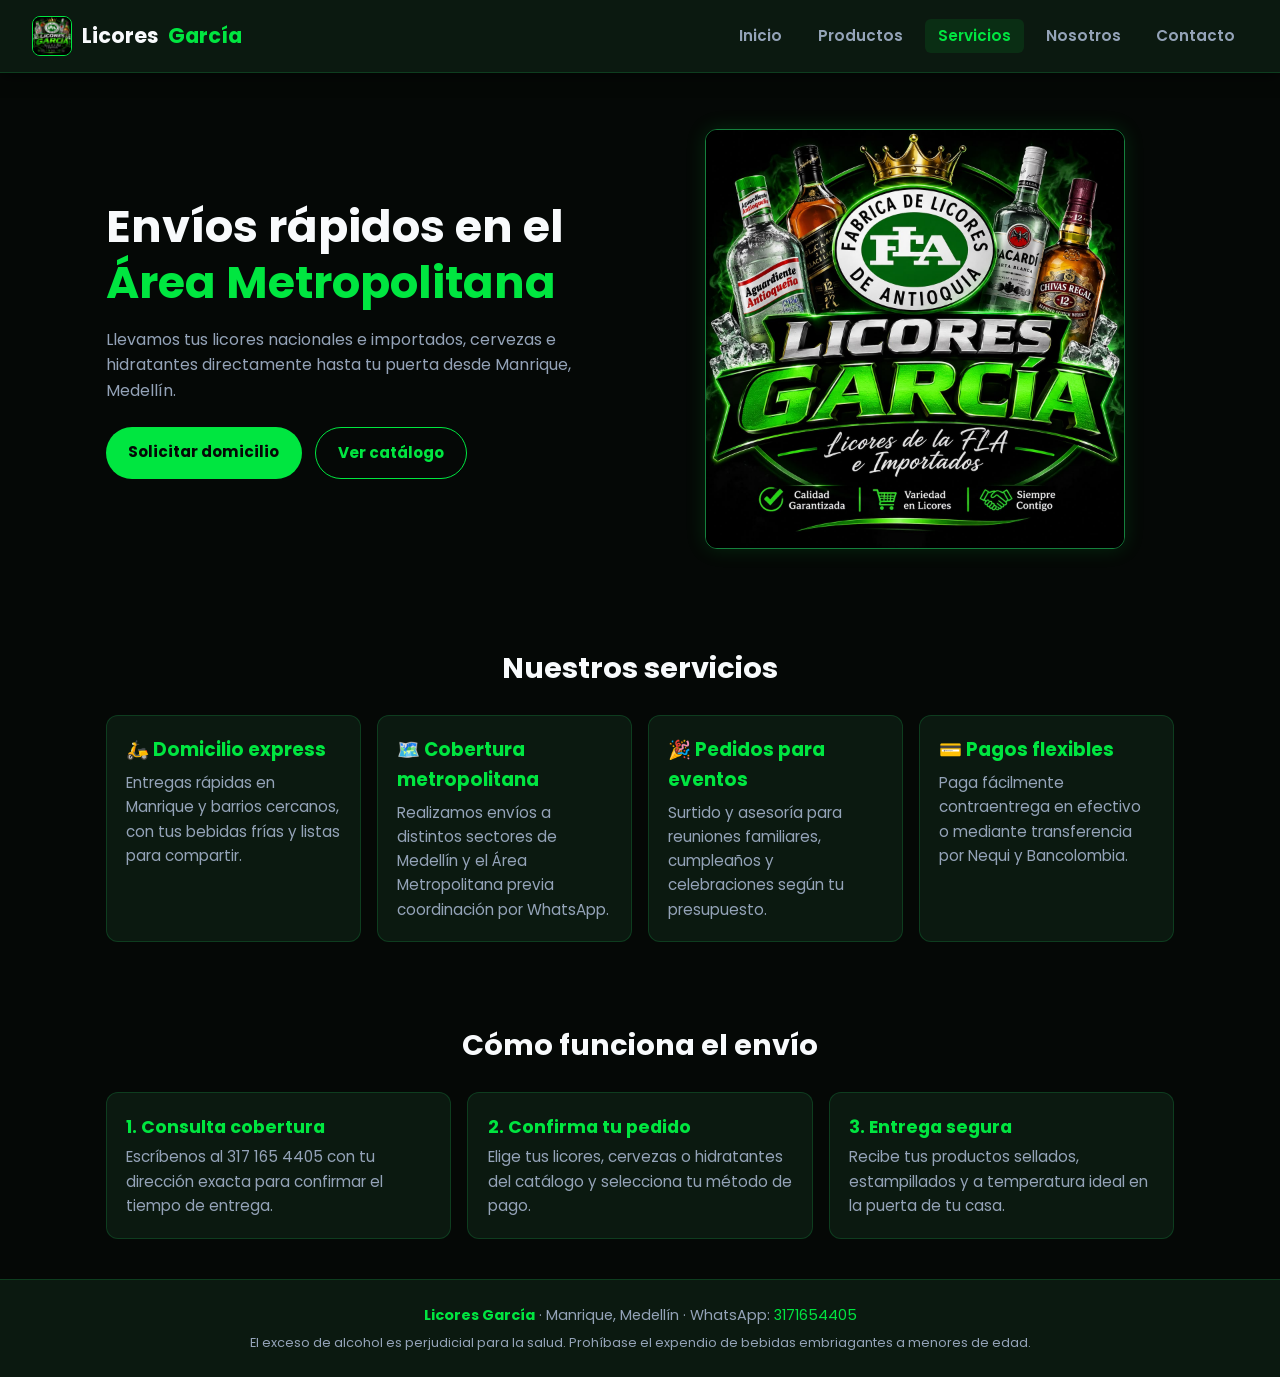
<file: servicio.html>
<!DOCTYPE html>
<html lang="es">
<head>
  <meta charset="UTF-8">
  <meta name="viewport" content="width=device-width, initial-scale=1.0">
  <title>Licores García - Servicios</title>
  <link rel="preconnect" href="https://fonts.googleapis.com">
  <link rel="preconnect" href="https://fonts.gstatic.com" crossorigin>
  <link href="https://fonts.googleapis.com/css2?family=Poppins:wght@400;600;700&display=swap" rel="stylesheet">
  <link rel="stylesheet" href="css/kit.css">
  <link rel="stylesheet" href="css/estilos.css">
  <link rel="icon" href="img/logo.jpeg">
</head>
<body>

  <header class="encabezado">
    <a href="index.html" class="logo">
      <img src="img/logo.jpeg" alt="Logo de Licores García">
      Licores <span>García</span>
    </a>
    <nav>
      <ul class="menu">
        <li><a href="index.html">Inicio</a></li>
        <li><a href="productos.html">Productos</a></li>
        <li><a href="servicio.html" class="activo">Servicios</a></li>
        <li><a href="nosotros.html">Nosotros</a></li>
        <li><a href="contacto.html">Contacto</a></li>
      </ul>
    </nav>
  </header>

  <main>
    <section class="hero contenedor" id="servicios">
      <div>
        <h1>Envíos rápidos en el <span>Área Metropolitana</span></h1>
        <p>Llevamos tus licores nacionales e importados, cervezas e hidratantes directamente hasta tu puerta desde Manrique, Medellín.</p>
        <div class="hero-acciones">
          <a href="https://wa.me/3171654405?text=Hola,%20deseo%20solicitar%20un%20domicilio" target="_blank" rel="noopener noreferrer" class="boton">Solicitar domicilio</a>
          <a href="productos.html" class="boton boton-secundario">Ver catálogo</a>
        </div>
      </div>
      <div class="hero-imagen">
        <img src="img/logo.jpeg" alt="Servicio de domicilios de Licores García">
      </div>
    </section>

    <section class="seccion contenedor" id="nuestros-servicios">
      <h2>Nuestros servicios</h2>
      <div class="beneficios">
        <article class="beneficio">
          <h3>🛵 Domicilio express</h3>
          <p>Entregas rápidas en Manrique y barrios cercanos, con tus bebidas frías y listas para compartir.</p>
        </article>

        <article class="beneficio">
          <h3>🗺️ Cobertura metropolitana</h3>
          <p>Realizamos envíos a distintos sectores de Medellín y el Área Metropolitana previa coordinación por WhatsApp.</p>
        </article>

        <article class="beneficio">
          <h3>🎉 Pedidos para eventos</h3>
          <p>Surtido y asesoría para reuniones familiares, cumpleaños y celebraciones según tu presupuesto.</p>
        </article>

        <article class="beneficio">
          <h3>💳 Pagos flexibles</h3>
          <p>Paga fácilmente contraentrega en efectivo o mediante transferencia por Nequi y Bancolombia.</p>
        </article>
      </div>
    </section>

    <section class="seccion contenedor" id="como-funciona-envio">
      <h2>Cómo funciona el envío</h2>
      <div class="pasos">
        <article class="paso">
          <h3>1. Consulta cobertura</h3>
          <p>Escríbenos al 317 165 4405 con tu dirección exacta para confirmar el tiempo de entrega.</p>
        </article>

        <article class="paso">
          <h3>2. Confirma tu pedido</h3>
          <p>Elige tus licores, cervezas o hidratantes del catálogo y selecciona tu método de pago.</p>
        </article>

        <article class="paso">
          <h3>3. Entrega segura</h3>
          <p>Recibe tus productos sellados, estampillados y a temperatura ideal en la puerta de tu casa.</p>
        </article>
      </div>
    </section>
  </main>

  <footer class="pie">
    <div class="contenedor">
      <p><strong>Licores García</strong> · Manrique, Medellín · WhatsApp: <a href="https://wa.me/3171654405?" target="_blank">3171654405</a></p>
      <p>El exceso de alcohol es perjudicial para la salud. Prohíbase el expendio de bebidas embriagantes a menores de edad.</p>
    </div>
  </footer>

</body>
</html>
</file>
<file: css/kit.css>
:root {
  --fondo: #050806;
  --superficie: #0B1910;
  --tarjeta-fondo: #0B1910;
  --acento: #00E640;
  --acento-hover: #15803D;
  --texto: #F8FAFC;
  --texto-suave: #94A3B8;
  --borde: #15803D;
  --boton-texto: #050806;
  --radio: 12px;
  --sombra: 0 4px 14px rgba(0, 0, 0, 0.5);
}

* {
  box-sizing: border-box;
  margin: 0;
  padding: 0;
}

html {
  scroll-behavior: smooth;
}

body {
  font-family: "Poppins", Arial, sans-serif;
  line-height: 1.6;
  background-color: var(--fondo);
  color: var(--texto);
  overflow-x: hidden;
}

img {
  max-width: 100%;
  height: auto;
  display: block;
}

a {
  text-decoration: none;
  color: var(--acento);
}

.contenedor {
  width: 100%;
  max-width: 1100px;
  margin: 0 auto;
  padding: 0 1rem;
}
</file>
<file: css/estilos.css>
.seccion {
  padding-top: 2.5rem;
  padding-bottom: 2.5rem;
}

.seccion h2 {
  font-size: 1.8rem;
  text-align: center;
  margin-bottom: 1.5rem;
  color: var(--texto);
}

.encabezado {
  position: sticky;
  top: 0;
  z-index: 100;
  display: flex;
  flex-direction: column;
  align-items: center;
  gap: 0.8rem;
  padding: 1rem;
  background-color: var(--superficie);
  border-bottom: 1px solid rgba(21, 128, 61, 0.35);
  box-shadow: var(--sombra);
}

.logo {
  display: flex;
  align-items: center;
  gap: 0.6rem;
  font-size: 1.3rem;
  font-weight: 700;
  color: var(--texto);
}

.logo img {
  width: 40px;
  height: 40px;
  border-radius: 8px;
  border: 1px solid var(--acento);
}

.logo span {
  color: var(--acento);
}

.menu {
  display: flex;
  flex-wrap: wrap;
  justify-content: center;
  gap: 0.6rem;
  list-style: none;
}

.menu a {
  padding: 0.4rem 0.8rem;
  border-radius: 6px;
  color: var(--texto-suave);
  font-weight: 600;
  font-size: 0.95rem;
}

.menu a:hover,
.menu a.activo {
  color: var(--acento);
  background-color: rgba(0, 230, 64, 0.1);
}

.hero {
  display: grid;
  grid-template-columns: 1fr;
  gap: 2rem;
  padding-top: 2.5rem;
  padding-bottom: 2.5rem;
  text-align: center;
}

.hero h1 {
  font-size: 1.9rem;
  line-height: 1.25;
  margin-bottom: 1rem;
  color: var(--texto);
}

.hero h1 span {
  color: var(--acento);
}

.hero p {
  font-size: 1rem;
  color: var(--texto-suave);
  margin-bottom: 1.5rem;
}

.hero-acciones {
  display: flex;
  flex-wrap: wrap;
  gap: 0.8rem;
  justify-content: center;
}

.hero-imagen img {
  width: 100%;
  max-width: 420px;
  border-radius: var(--radio);
  border: 1px solid var(--borde);
  margin: 0 auto;
  box-shadow: 0 0 20px rgba(0, 230, 64, 0.15);
}

.boton {
  display: inline-block;
  padding: 0.8rem 1.4rem;
  border-radius: 999px;
  background-color: var(--acento);
  color: var(--boton-texto);
  text-decoration: none;
  font-weight: 700;
  font-size: 0.95rem;
  text-align: center;
}

.boton:hover {
  background-color: var(--acento-hover);
  color: var(--texto);
}

.boton-secundario {
  background-color: transparent;
  color: var(--acento);
  border: 1px solid var(--acento);
}

.boton-secundario:hover {
  background-color: rgba(0, 230, 64, 0.1);
  color: var(--acento);
}

.beneficios {
  display: grid;
  grid-template-columns: 1fr;
  gap: 1rem;
}

.beneficio {
  padding: 1.2rem;
  background-color: var(--tarjeta-fondo);
  border: 1px solid rgba(21, 128, 61, 0.35);
  border-radius: var(--radio);
}

.beneficio h3 {
  font-size: 1.15rem;
  margin-bottom: 0.4rem;
  color: var(--acento);
}

.beneficio p {
  color: var(--texto-suave);
  font-size: 0.95rem;
}

.pasos {
  display: grid;
  grid-template-columns: 1fr;
  gap: 1rem;
  list-style: none;
}

.paso {
  background-color: var(--tarjeta-fondo);
  border: 1px solid rgba(21, 128, 61, 0.35);
  border-radius: var(--radio);
  padding: 1.2rem;
}

.paso h3 {
  font-size: 1.1rem;
  margin-bottom: 0.3rem;
  color: var(--acento);
}

.paso p {
  color: var(--texto-suave);
  font-size: 0.95rem;
}

.vitrina-titulo {
  font-size: 1.4rem;
  color: var(--acento);
  margin-top: 2rem;
  margin-bottom: 1rem;
  border-bottom: 2px solid var(--acento-hover);
  padding-bottom: 0.3rem;
}

.vitrina {
  display: grid;
  grid-template-columns: 1fr;
  gap: 1.2rem;
  margin-bottom: 1.5rem;
}

.producto {
  background-color: var(--tarjeta-fondo);
  border: 1px solid rgba(21, 128, 61, 0.35);
  border-radius: var(--radio);
  padding: 1rem;
  display: flex;
  flex-direction: column;
}

.producto:hover {
  border-color: var(--acento);
}

.producto-img-caja {
  width: 100%;
  aspect-ratio: 1 / 1;
  border-radius: 8px;
  overflow: hidden;
  margin-bottom: 0.8rem;
}

.producto-img-caja img {
  width: 100%;
  height: 100%;
  object-fit: cover;
}

.producto .categoria {
  font-size: 0.8rem;
  font-weight: 600;
  color: var(--acento);
  text-transform: uppercase;
  margin-bottom: 0.2rem;
}

.producto h3 {
  font-size: 1.05rem;
  color: var(--texto);
  margin-bottom: 0.5rem;
}

.producto .precio {
  background-color: rgba(5, 8, 6, 0.6);
  border-radius: 6px;
  padding: 0.5rem 0.7rem;
  margin-bottom: 0.8rem;
  font-size: 0.85rem;
  border: 1px solid rgba(21, 128, 61, 0.2);
}

.producto .precio p {
  display: flex;
  justify-content: space-between;
  padding: 0.2rem 0;
  border-bottom: 1px dashed rgba(148, 163, 184, 0.2);
  color: var(--texto-suave);
}

.producto .precio p strong {
  color: var(--texto);
}

.producto .precio p:last-child {
  border-bottom: none;
}

.producto .boton {
  margin-top: auto;
  width: 100%;
}

.contacto-subtitulo {
  text-align: center;
  color: var(--texto-suave);
  max-width: 650px;
  margin: 0 auto 2rem;
}

.contacto-card {
  display: flex;
  flex-direction: column;
  gap: 0.6rem;
}

.contacto-card .boton {
  margin-top: auto;
  width: 100%;
}

.contacto-form {
  max-width: 550px;
  margin: 2.5rem auto 0;
  background-color: var(--tarjeta-fondo);
  border: 1px solid rgba(21, 128, 61, 0.35);
  border-radius: var(--radio);
  padding: 1.5rem;
  display: flex;
  flex-direction: column;
  gap: 1rem;
}

.contacto-form h3 {
  color: var(--acento);
  font-size: 1.2rem;
  text-align: center;
}

.contacto-campo {
  display: flex;
  flex-direction: column;
  gap: 0.35rem;
}

.contacto-campo label {
  font-size: 0.9rem;
  font-weight: 600;
  color: var(--texto);
}

.contacto-campo input,
.contacto-campo textarea {
  width: 100%;
  padding: 0.7rem 0.9rem;
  background-color: var(--fondo);
  border: 1px solid rgba(21, 128, 61, 0.45);
  border-radius: 8px;
  color: var(--texto);
  font-family: inherit;
  font-size: 0.95rem;
}

.contacto-campo input:focus,
.contacto-campo textarea:focus {
  outline: none;
  border-color: var(--acento);
}

.contacto-form button {
  border: none;
  cursor: pointer;
  width: 100%;
  font-family: inherit;
}

.pie {
  background-color: var(--superficie);
  border-top: 1px solid rgba(21, 128, 61, 0.35);
  padding: 1.5rem 1rem;
  margin-top: auto;
  text-align: center;
  color: var(--texto-suave);
  font-size: 0.9rem;
}

.pie p + p {
  margin-top: 0.4rem;
  font-size: 0.8rem;
}

.pie strong {
  color: var(--acento);
}

body {
  min-height: 100vh;
  display: flex;
  flex-direction: column;
}

main {
  flex: 1;
  width: 100%;
}

@media (min-width: 768px) {
  .encabezado {
    flex-direction: row;
    justify-content: space-between;
    padding: 1rem 2rem;
  }

  .hero {
    grid-template-columns: 1fr 1fr;
    align-items: center;
    text-align: left;
    padding-top: 3.5rem;
    padding-bottom: 3.5rem;
  }

  .hero-acciones {
    justify-content: flex-start;
  }

  .hero h1 {
    font-size: 2.4rem;
  }

  .beneficios {
    grid-template-columns: repeat(2, 1fr);
  }

  .pasos {
    grid-template-columns: repeat(3, 1fr);
  }

  .vitrina {
    grid-template-columns: repeat(2, 1fr);
  }
}

@media (min-width: 1024px) {
  .hero h1 {
    font-size: 2.8rem;
  }

  .beneficios {
    grid-template-columns: repeat(4, 1fr);
  }

  .vitrina {
    grid-template-columns: repeat(3, 1fr);
  }
}

@media (max-width: 360px) {
  .contenedor {
    padding: 0 0.6rem;
  }

  .encabezado {
    padding: 0.8rem 0.5rem;
  }

  .menu a {
    padding: 0.3rem 0.5rem;
    font-size: 0.8rem;
  }

  .hero h1 {
    font-size: 1.5rem;
  }

  .hero p {
    font-size: 0.9rem;
  }

  .boton {
    padding: 0.7rem 1rem;
    font-size: 0.85rem;
    width: 100%;
  }
}

/* Daniel lopez */
#nosotros,
#historia,
#mision-vision,
#por-que-nosotros {
  text-align: center;
}

#nosotros {
  grid-template-columns: 1fr;
  justify-items: center;
}

#nosotros p {
  max-width: 700px;
  margin-left: auto;
  margin-right: auto;
}

#nosotros .hero-acciones {
  justify-content: center;
}

@media (min-width: 768px) {
  #historia .beneficios,
  #mision-vision .beneficios {
    grid-template-columns: repeat(3, 1fr);
  }
}
</file>
